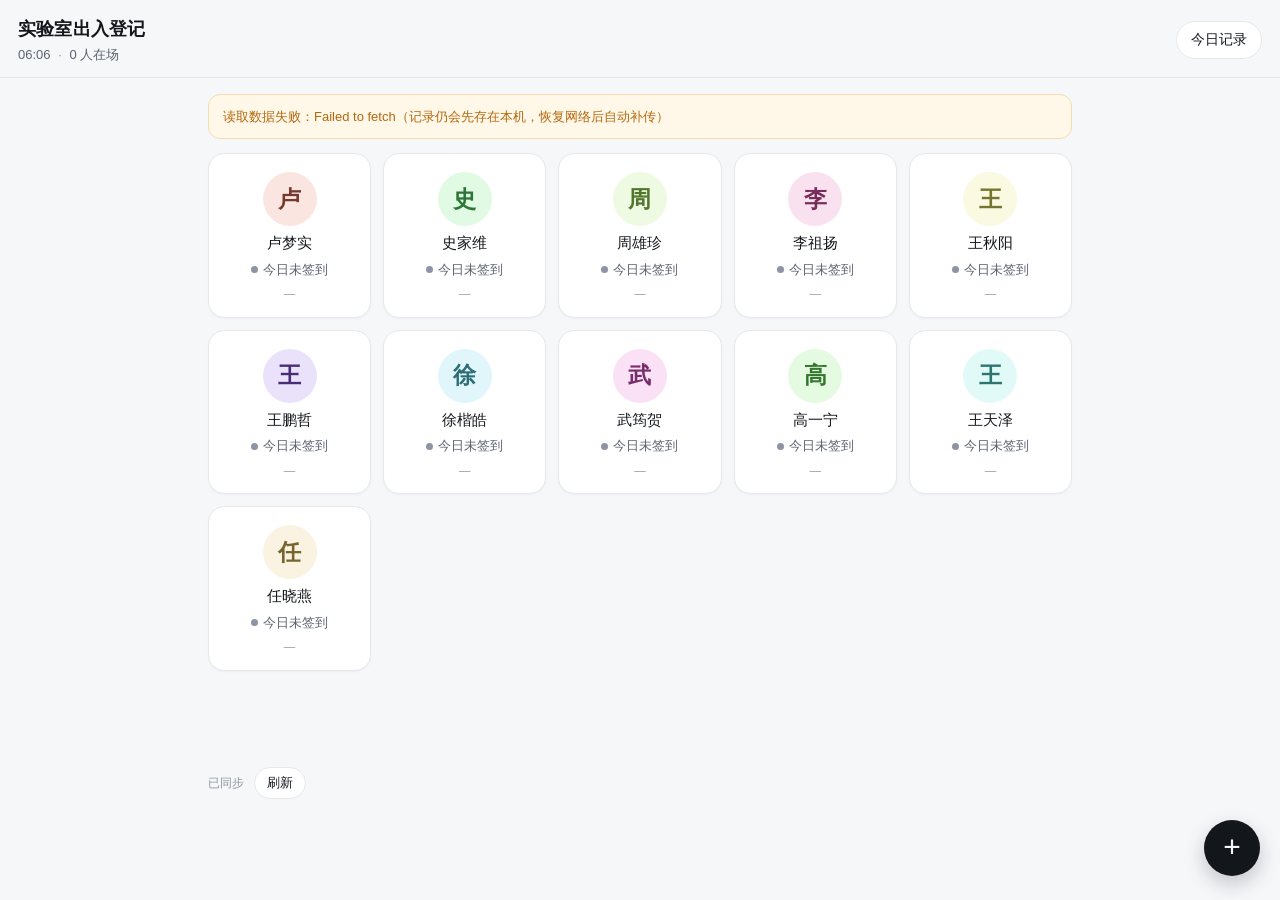
<file: index.html>
<!doctype html>
<html lang="zh-CN">
<head>
<meta charset="utf-8">
<meta name="viewport" content="width=device-width, initial-scale=1, viewport-fit=cover">
<meta name="theme-color" content="#0f172a">
<title>实验室出入登记</title>
<link rel="stylesheet" href="styles.css">
</head>
<body>

<header class="topbar">
  <div class="topbar-main">
    <h1 id="title">实验室出入登记</h1>
    <p class="sub">
      <span id="clock">--:--</span>
      <span class="sep">·</span>
      <span id="present">0 人在场</span>
    </p>
  </div>
  <button id="viewToggle" class="ghost" type="button">今日记录</button>
</header>

<main>
  <p id="notice" class="notice" hidden></p>

  <section id="grid" class="grid" aria-label="人员签到"></section>

  <section id="recordsView" class="panel" hidden>
    <div class="panel-head">
      <h2>今日记录</h2>
      <button id="exportCsv" class="ghost small" type="button">导出 CSV</button>
    </div>
    <ul id="todayList" class="records"></ul>
  </section>
</main>

<footer class="footer">
  <span id="syncState" class="sync">已连接</span>
  <button id="refresh" class="ghost small" type="button">刷新</button>
</footer>

<button id="addPerson" class="fab" type="button" aria-label="添加成员" hidden>
  <span aria-hidden="true">+</span>
</button>

<div id="toast" class="toast" role="status" aria-live="polite"></div>

<script src="config.js"></script>
<script src="app.js"></script>
</body>
</html>
</file>
<file: styles.css>
:root {
  --bg: #f6f7f9;
  --card: #ffffff;
  --line: #e6e8ec;
  --ink: #13161b;
  --ink-2: #5b6371;
  --ink-3: #8d95a3;
  --green: #17a673;
  --green-soft: #e8f8f1;
  --warn: #b4690e;
  --radius: 16px;
}

* { box-sizing: border-box; -webkit-tap-highlight-color: transparent; }

/* .grid / .panel 自带 display，会盖掉 hidden 属性，这里统一压住 */
[hidden] { display: none !important; }

html, body {
  margin: 0;
  background: var(--bg);
  color: var(--ink);
  font-family: -apple-system, BlinkMacSystemFont, "Segoe UI", "PingFang SC",
    "Hiragino Sans GB", "Microsoft YaHei", sans-serif;
  font-size: 16px;
  line-height: 1.5;
}

.topbar {
  position: sticky;
  top: 0;
  z-index: 10;
  display: flex;
  align-items: center;
  justify-content: space-between;
  gap: 12px;
  padding: 16px 18px 12px;
  background: rgba(246, 247, 249, 0.92);
  backdrop-filter: blur(10px);
  border-bottom: 1px solid var(--line);
}

.topbar h1 {
  margin: 0;
  font-size: 18px;
  font-weight: 650;
  letter-spacing: 0.2px;
}

.sub {
  margin: 2px 0 0;
  font-size: 13px;
  color: var(--ink-2);
  font-variant-numeric: tabular-nums;
}

.sep { margin: 0 4px; color: var(--ink-3); }

main { padding: 16px 18px 96px; max-width: 900px; margin: 0 auto; }

.notice {
  margin: 0 0 14px;
  padding: 12px 14px;
  border-radius: 12px;
  background: #fff7e8;
  border: 1px solid #f3dcae;
  color: var(--warn);
  font-size: 13px;
}

.notice code {
  background: #fff;
  padding: 1px 5px;
  border-radius: 4px;
  border: 1px solid #f3dcae;
}

/* ---------------- 人员卡片 ---------------- */

.grid {
  display: grid;
  grid-template-columns: repeat(auto-fill, minmax(152px, 1fr));
  gap: 12px;
}

@media (max-width: 420px) {
  .grid { grid-template-columns: repeat(2, 1fr); gap: 10px; }
}

.card {
  appearance: none;
  display: flex;
  flex-direction: column;
  align-items: center;
  gap: 6px;
  padding: 18px 12px 14px;
  background: var(--card);
  border: 1px solid var(--line);
  border-radius: var(--radius);
  box-shadow: 0 1px 2px rgba(16, 24, 40, 0.04);
  cursor: pointer;
  transition: transform 0.12s ease, box-shadow 0.12s ease, border-color 0.12s ease;
  font: inherit;
  color: inherit;
  text-align: center;
}

.card:active { transform: scale(0.97); }

.card.is-in {
  border-color: #b6ead4;
  box-shadow: 0 0 0 2px var(--green-soft), 0 1px 2px rgba(16, 24, 40, 0.04);
}

.avatar {
  display: grid;
  place-items: center;
  width: 54px;
  height: 54px;
  border-radius: 50%;
  font-size: 23px;
  font-weight: 600;
  user-select: none;
}

.name {
  font-size: 15px;
  font-weight: 550;
}

.status {
  display: inline-flex;
  align-items: center;
  gap: 5px;
  font-size: 12.5px;
  color: var(--ink-2);
  font-variant-numeric: tabular-nums;
}

.dot {
  width: 7px;
  height: 7px;
  border-radius: 50%;
  background: var(--ink-3);
  flex: none;
}

.card.is-in .status { color: var(--green); }
.card.is-in .dot {
  background: var(--green);
  box-shadow: 0 0 0 3px var(--green-soft);
}

.total {
  font-size: 11.5px;
  color: var(--ink-3);
  font-variant-numeric: tabular-nums;
}

/* ---------------- 记录列表 ---------------- */

.panel {
  background: var(--card);
  border: 1px solid var(--line);
  border-radius: var(--radius);
  padding: 6px 16px 10px;
}

.panel-head {
  display: flex;
  align-items: center;
  justify-content: space-between;
  padding: 10px 0 6px;
}

.panel-head h2 { margin: 0; font-size: 15px; font-weight: 600; }

.records { list-style: none; margin: 0; padding: 0; }

.record {
  display: flex;
  align-items: center;
  gap: 10px;
  padding: 11px 0;
  border-top: 1px solid var(--line);
  font-size: 14px;
}

.record-time {
  width: 52px;
  color: var(--ink-2);
  font-variant-numeric: tabular-nums;
  flex: none;
}

.record-name { flex: 1; }

.empty {
  padding: 26px 0;
  text-align: center;
  color: var(--ink-3);
  font-size: 13.5px;
}

.badge {
  font-size: 11.5px;
  padding: 2px 8px;
  border-radius: 999px;
  flex: none;
}

.badge-in { background: var(--green-soft); color: var(--green); }
.badge-out { background: #f2f3f5; color: var(--ink-2); }
.badge-pending { background: #fff7e8; color: var(--warn); }

/* ---------------- 其它 ---------------- */

.ghost {
  appearance: none;
  font: inherit;
  font-size: 13.5px;
  padding: 8px 14px;
  border-radius: 999px;
  border: 1px solid var(--line);
  background: #fff;
  color: var(--ink);
  cursor: pointer;
  flex: none;
}

.ghost:active { background: #f1f2f4; }
.ghost.small { font-size: 12.5px; padding: 6px 12px; }

.footer {
  display: flex;
  align-items: center;
  justify-content: flex-start;
  gap: 10px;
  max-width: 900px;
  margin: 0 auto;
  padding: 0 96px 28px 18px;
}

.sync { font-size: 12px; color: var(--ink-3); }
.sync-warn { color: var(--warn); }

.toast {
  position: fixed;
  left: 50%;
  bottom: 34px;
  transform: translate(-50%, 12px);
  padding: 11px 20px;
  border-radius: 999px;
  background: #13161b;
  color: #fff;
  font-size: 13.5px;
  opacity: 0;
  pointer-events: none;
  transition: opacity 0.18s ease, transform 0.18s ease;
  white-space: nowrap;
}

.toast.show {
  opacity: 1;
  transform: translate(-50%, 0);
}

/* ---------------- 右下角加号 ---------------- */

.fab {
  position: fixed;
  right: 20px;
  bottom: 24px;
  width: 56px;
  height: 56px;
  display: grid;
  place-items: center;
  border: none;
  border-radius: 50%;
  background: var(--ink);
  color: var(--bg);
  font-size: 30px;
  font-weight: 300;
  line-height: 1;
  padding-bottom: 3px;
  cursor: pointer;
  box-shadow: 0 8px 20px rgba(16, 24, 40, 0.22);
  transition: transform 0.12s ease, box-shadow 0.12s ease;
  z-index: 30;
}

.fab:active {
  transform: scale(0.94);
  box-shadow: 0 4px 10px rgba(16, 24, 40, 0.2);
}

/* ---------------- 弹窗 ---------------- */

.overlay {
  position: fixed;
  inset: 0;
  z-index: 50;
  display: grid;
  place-items: center;
  padding: 20px;
  background: rgba(10, 13, 18, 0.45);
  animation: fade-in 0.14s ease;
}

@keyframes fade-in { from { opacity: 0; } to { opacity: 1; } }

.dialog {
  width: 100%;
  max-width: 360px;
  background: var(--card);
  border-radius: 20px;
  padding: 22px 22px 18px;
  box-shadow: 0 24px 64px rgba(10, 13, 18, 0.28);
  animation: pop-in 0.16s ease;
}

@keyframes pop-in {
  from { opacity: 0; transform: translateY(10px) scale(0.98); }
  to { opacity: 1; transform: none; }
}

.dialog-title {
  margin: 0;
  font-size: 17px;
  font-weight: 650;
}

.dialog-desc {
  margin: 6px 0 0;
  font-size: 13px;
  color: var(--ink-2);
}

.checklist {
  list-style: none;
  margin: 16px 0 0;
  padding: 0;
  display: grid;
  gap: 10px;
}

.checklist li {
  display: flex;
  align-items: center;
  gap: 10px;
  padding: 11px 13px;
  border-radius: 12px;
  background: var(--green-soft);
  font-size: 15px;
  font-weight: 500;
  color: var(--ink);
}

.tick {
  display: grid;
  place-items: center;
  width: 20px;
  height: 20px;
  border-radius: 50%;
  background: var(--green);
  color: #fff;
  font-size: 12px;
  font-weight: 700;
  flex: none;
}

.dialog-input {
  margin-top: 16px;
  width: 100%;
  font: inherit;
  font-size: 16px;
  padding: 11px 13px;
  border-radius: 12px;
  border: 1px solid var(--line);
  background: var(--bg);
  color: var(--ink);
}

.dialog-input:focus {
  outline: none;
  border-color: var(--ink-3);
  box-shadow: 0 0 0 3px rgba(141, 149, 163, 0.16);
}

.dialog-actions {
  display: flex;
  gap: 10px;
  margin-top: 18px;
}

.dialog-actions > * { flex: 1; }

.primary {
  appearance: none;
  font: inherit;
  font-size: 14.5px;
  font-weight: 550;
  padding: 11px 14px;
  border-radius: 999px;
  border: 1px solid transparent;
  background: var(--ink);
  color: var(--bg);
  cursor: pointer;
}

.primary:active { opacity: 0.85; }

.primary:disabled {
  opacity: 0.35;
  cursor: default;
}

.grid-empty {
  grid-column: 1 / -1;
  margin: 8px 0;
  padding: 28px 18px;
  text-align: center;
  color: var(--ink-2);
  font-size: 14px;
  background: var(--card);
  border: 1px dashed var(--line);
  border-radius: var(--radius);
}

@media (prefers-color-scheme: dark) {
  :root {
    --bg: #0e1116;
    --card: #171b22;
    --line: #262b34;
    --ink: #eef1f6;
    --ink-2: #9aa3b2;
    --ink-3: #6d7686;
    --green-soft: #14332a;
  }
  .topbar { background: rgba(14, 17, 22, 0.92); }
  .ghost { background: #171b22; }
  .ghost:active { background: #20252d; }
  .badge-out { background: #20252d; }
  .notice { background: #2a2114; border-color: #4a3a1d; }
  .notice code { background: #171b22; border-color: #4a3a1d; }
  .badge-pending { background: #2a2114; }
}
</file>
